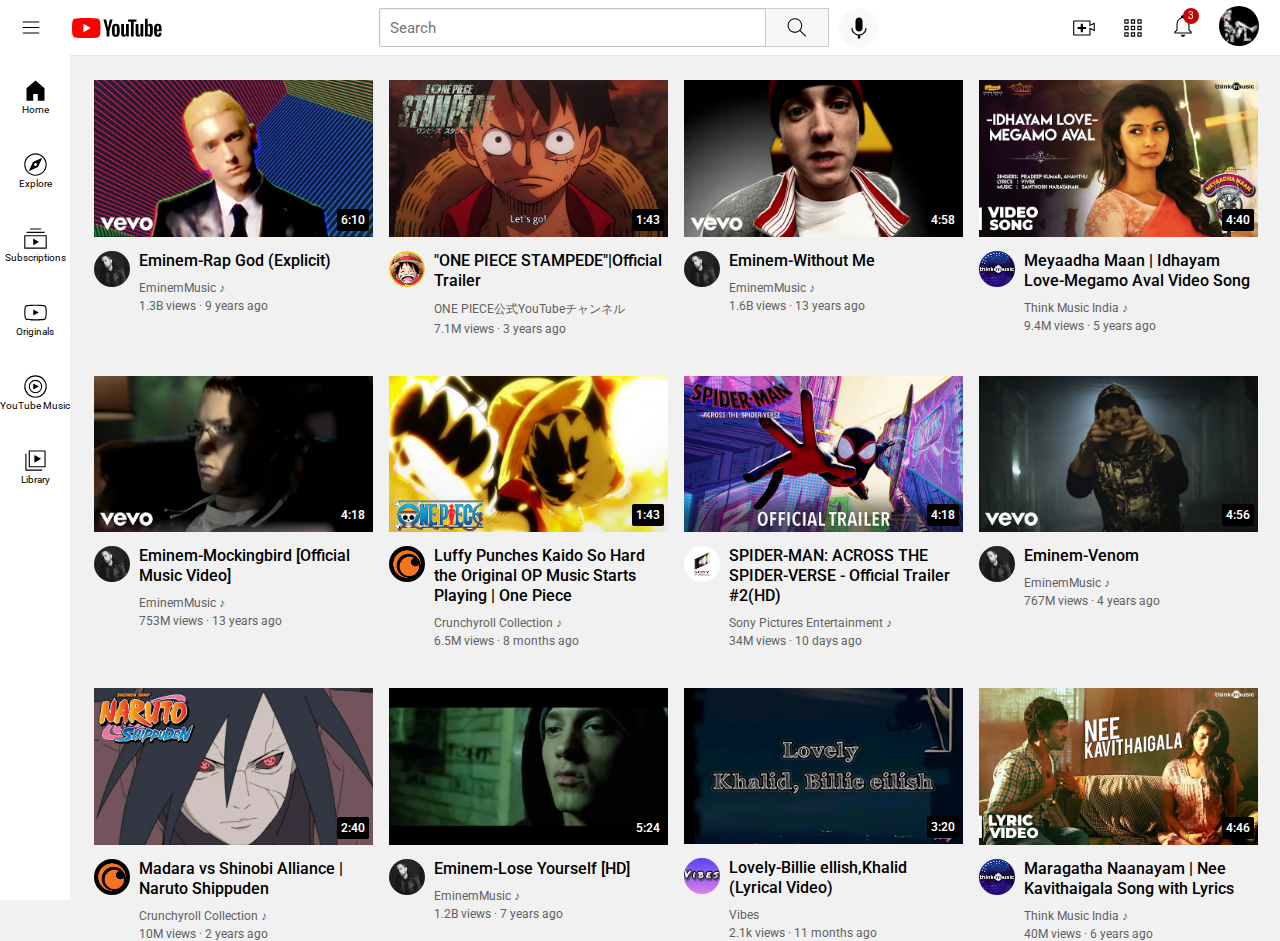
<file: index.html>
<!DOCTYPE html>
<html>
  <head>
    <title>
      Youtube
    </title>
    <link rel="preconnect" href="https://fonts.googleapis.com">
    <link rel="preconnect" href="https://fonts.gstatic.com" crossorigin>
    <link href="https://fonts.googleapis.com/css2?family=Roboto:wght@400;500;700&display=swap" rel="stylesheet">
    
    <link rel="stylesheet" href="Styles/general.css">
    <link rel="stylesheet" href="Styles/Preview.css">
    <link rel="stylesheet" href="Styles/header.css">
    <link rel="stylesheet" href="Styles/sidebar.css">
  </head>
  <body>
    <header class="header">
      <div class="left-section">
        <img class="menu-logo" src="icons/hamburger-menu.svg">
        <img class="youtube-icon" src="icons/youtube-logo.svg">
      </div>
      <div class="center-section">
        <input class="search-box" type="text" placeholder="Search">
        <button class="search-icon-button">
          <img class="search-icon" src="icons/search.svg">
          <div class="tooltip">Search</div>
        </button>
        <button class="voice-search-button">
          <img class="voice-search-icon" src="icons/voice-search-icon.svg">
          <div class="tooltip">Voice search</div>
        </button>
      </div>
      <div class="right-section">
        <button class="upload-button">
          <img src="icons/upload.svg">
          <div class="tooltip">Create</div>
        </button>
        <button class="apps-button">
          <img src="icons/youtube-apps.svg">
          <div class="tooltip">Upload</div>
        </button>
        <button class="notification-button">
          <div class="notifications">
            <img class="notification-img" src="icons/notifications.svg">
            <div class="notifications-count">3</div>
            <div class="tooltip">Notifications</div>
          </div>
        </button>
        <button class="video-image">
          <img class="vd-image" src="video_images/logo.jpg">
        </button>
      </div>
    </header>
    <nav class="sidebar">
      <div class="sidebar-link">
        <img src="icons/home.svg">
        <div>Home</div>
      </div>
      <div class="sidebar-link">
        <img src="icons/explore.svg">
        <div>Explore</div>
      </div>
      <div class="sidebar-link">
        <img src="icons/subscriptions.svg">
        <div>Subscriptions</div>
      </div>
      <div class="sidebar-link">
        <img src="icons/originals.svg">
        <div>Originals</div>
      </div>
      <div class="sidebar-link">
        <img src="icons/youtube-music.svg">
        <div>YouTube Music</div>
      </div>
      <div class="sidebar-link">
        <img src="icons/library.svg">
        <div>Library</div>
      </div>
    </nav>
    <main>
      <section class="video-grid">
        <div class="video-preview">
          <a href="https://youtu.be/XbGs_qK2PQA" target="_blank">
            <div class="thumbnail-row">
              <img class="thumbnail" src="thumbnails/video-1.webp">
              <div class="video-time">6:10</div>
            </div>
          </a>
          <div class="video-info-grid">
            <div class="channel-logo">
              <img class="logo-image" src="video_images/youtube-logo.jpg">
            </div>
            <div class="video-info">
              <p class="video-title">
                Eminem-Rap God (Explicit)
              </p>
              <p class="channel-name">
                EminemMusic &#9834;
              </p>
              <p class="views">
                1.3B views &#183; 9 years ago
              </p>
            </div>
          </div>
        </div>
        <div class="video-preview">
          <a href="https://youtu.be/S8_YwFLCh4U" target="_blank">
            <div class="thumbnail-row">
              <img class="thumbnail" src="thumbnails/video-8.webp">
              <div class="video-time">1:43</div>
            </div>
          </a>
          <div class="video-info-grid">
            <div class="channel-logo">
              <img class="logo-image" src="video_images/channels4_profile.jpg">
            </div>
            <div class="video-info">
              <p class="video-title">
                "ONE PIECE STAMPEDE"|Official Trailer
              </p>
              <p class="channel-name">
                ONE PIECE公式YouTubeチャンネル
              </p>
              <p class="views">
                7.1M views &#183; 3 years ago
              </p>
            </div>
          </div>
        </div>
        <div class="video-preview">
          <a href="https://youtu.be/YVkUvmDQ3HY" target="_blank">
            <div class="thumbnail-row">
              <img class="thumbnail" src="thumbnails/video-2.webp">
              <div class="video-time">4:58</div>
            </div>
          </a>
          <div class="video-info-grid">
            <div class="channel-logo">
              <img class="logo-image" src="video_images/youtube-logo.jpg">
            </div>
            <div class="video-info">
              <p class="video-title">
                Eminem-Without Me
              </p>
              <p class="channel-name">
                EminemMusic &#9834;
              </p>
              <p class="views">
                1.6B views &#183; 13 years ago
              </p>
            </div>
          </div>
        </div>
        <div class="video-preview">
          <a href="https://youtu.be/mVubYBRajfw" target="_blank">
            <div class="thumbnail-row">
              <img class="thumbnail" src="thumbnails/video-11.webp">
              <div class="video-time">4:40</div>
            </div>
          </a>
          <div class="video-info-grid">
            <div class="channel-logo">
              <img class="logo-image" src="video_images/think.jpg">
            </div>
            <div class="video-info">
              <p class="video-title">
                Meyaadha Maan | Idhayam Love-Megamo Aval Video Song 
              </p>
              <p class="channel-name">
                Think Music India &#9834;
              </p>
              <p class="views">
                9.4M views &#183; 5 years ago
              </p>
            </div>
          </div>
        </div>
        <div class="video-preview">
          <a href="https://youtu.be/S9bCLPwzSC0" target="_blank">
            <div class="thumbnail-row">
              <img class="thumbnail" src="thumbnails/video-3.webp">
              <div class="video-time">4:18</div>
            </div>
          </a>
          <div class="video-info-grid">
            <div class="channel-logo">
              <img class="logo-image" src="video_images/youtube-logo.jpg">
            </div>
            <div class="video-info">
              <p class="video-title">
                Eminem-Mockingbird [Official Music Video]
              </p>
              <p class="channel-name">
                EminemMusic &#9834;
              </p>
              <p class="views">
                753M views &#183; 13 years ago
              </p>
            </div>
          </div>
        </div>
        <div class="video-preview">
          <a href="https://youtu.be/XLls1jWT2AQ" target="_blank">
            <div class="thumbnail-row">
              <img class="thumbnail" src="thumbnails/video-7.webp">
              <div class="video-time">1:43</div>
            </div>
          </a>
          <div class="video-info-grid">
            <div class="channel-logo">
              <img class="logo-image" src="video_images/crunchy.jpg">
            </div>
            <div class="video-info">
              <p class="video-title">
                Luffy Punches Kaido So Hard the Original OP Music Starts Playing | One Piece
              </p>
              <p class="channel-name">
                Crunchyroll Collection &#9834;
              </p>
              <p class="views">
                6.5M views &#183; 8 months ago
              </p>
            </div>
          </div>
        </div>
        <div class="video-preview">
          <a href="https://youtu.be/shW9i6k8cB0" target="_blank">
            <div class="thumbnail-row">
              <img class="thumbnail" src="thumbnails/video-12.webp">
              <div class="video-time">4:18</div>
            </div>
          </a>
          <div class="video-info-grid">
            <div class="channel-logo">
              <img class="logo-image" src="video_images/sony.jpg">
            </div>
            <div class="video-info">
              <p class="video-title">
                SPIDER-MAN: ACROSS THE SPIDER-VERSE - Official Trailer #2(HD)
              </p>
              <p class="channel-name">
                Sony Pictures Entertainment &#9834;
              </p>
              <p class="views">
                34M views &#183; 10 days ago
              </p>
            </div>
          </div>
        </div>
        <div class="video-preview">
          <a href="https://youtu.be/8CdcCD5V-d8" target="_blank">
            <div class="thumbnail-row">
              <img class="thumbnail" src="thumbnails/video-4.webp">
              <div class="video-time">4:56</div>
            </div>
          </a>
          <div class="video-info-grid">
            <div class="channel-logo">
              <img class="logo-image" src="video_images/youtube-logo.jpg">
            </div>
            <div class="video-info">
              <p class="video-title">
                Eminem-Venom
              </p>
              <p class="channel-name">
                EminemMusic &#9834;
              </p>
              <p class="views">
                767M views &#183; 4 years ago
              </p>
            </div>
          </div>
        </div>
        <div class="video-preview">
          <a href="https://youtu.be/zp6xM6Aezmg" target="_blank">
            <div class="thumbnail-row">
              <img class="thumbnail" src="thumbnails/video-9.webp">
              <div class="video-time">2:40</div>
            </div>
          </a>
          <div class="video-info-grid">
            <div class="channel-logo">
              <img class="logo-image" src="video_images/crunchy.jpg">
            </div>
            <div class="video-info">
              <p class="video-title">
                Madara vs Shinobi Alliance | Naruto Shippuden
              </p>
              <p class="channel-name">
                Crunchyroll Collection &#9834;
              </p>
              <p class="views">
                10M views &#183; 2 years ago
              </p>
            </div>
          </div>
        </div>
        <div class="video-preview">
          <a href="https://youtu.be/_Yhyp-_hX2s" target="_blank">
            <div class="thumbnail-row">
              <img class="thumbnail" src="thumbnails/video-5.webp">
              <div class="video-time">5:24</div>
            </div>
          </a>
          <div class="video-info-grid">
            <div class="channel-logo">
              <img class="logo-image" src="video_images/youtube-logo.jpg">
            </div>
            <div class="video-info">
              <p class="video-title">
                Eminem-Lose Yourself [HD]
              </p>
              <p class="channel-name">
                EminemMusic &#9834;
              </p>
              <p class="views">
                1.2B views &#183; 7 years ago
              </p>
            </div>
          </div>
        </div>
        <div class="video-preview">
          <a href="https://youtu.be/71QgDjCKn68" target="_blank">
            <div class="thumbnail-row">
              <img class="thumbnail" src="thumbnails/video-6.webp">
              <div class="video-time">3:20</div>
            </div>
          </a>
          <div class="video-info-grid">
            <div class="channel-logo">
              <img class="logo-image" src="video_images/channel_profile2.jpg">
            </div>
            <div class="video-info">
              <p class="video-title">
                Lovely-Billie ellish,Khalid (Lyrical Video)
              </p>
              <p class="channel-name">
                Vibes
              </p>
              <p class="views">
                2.1k views &#183; 11 months ago
              </p>
            </div>
          </div>
        </div>
        <div class="video-preview">
          <a href="https://youtu.be/pVkDZueTBpY" target="_blank">
            <div class="thumbnail-row">
              <img class="thumbnail" src="thumbnails/video-10.webp">
              <div class="video-time">4:46</div>
            </div>
          </a>
          <div class="video-info-grid">
            <div class="channel-logo">
              <img class="logo-image" src="video_images/think.jpg">
            </div>
            <div class="video-info">
              <p class="video-title">
                Maragatha Naanayam | Nee Kavithaigala Song with Lyrics 
              </p>
              <p class="channel-name">
                Think Music India &#9834;
              </p>
              <p class="views">
                40M views &#183; 6 years ago
              </p>
            </div>
          </div>
        </div>
      </section>
    </main>
  </body>
</html>
</file>
<file: Styles/general.css>
p {
  margin-top: 0;
  margin-bottom: 0;
}

body {
  font-family: 'Roboto',sans-serif;
  margin: 0;
  padding-top: 80px;
  padding-left: 94px;
  padding-right: 22px;
  background-color: rgb(241, 241, 241);
}
</file>
<file: Styles/Preview.css>
.thumbnail {
  width: 100%;
}

.video-title {
  margin-top: 0;
  font-size: 16px;
  font-weight: 500;
  line-height: 20px;
  margin-bottom: 10px;
}

.video-info-grid {
  display: grid;
  grid-template-columns: 45px 1fr;
}

.logo-image {
  width: 36px;
  border-radius: 50%;
}

.thumbnail-row {
  margin-bottom: 10px;
  position: relative;
}

.video-time {
  position: absolute;
  font-weight: 600;
  font-size: 12px;
  background-color: black;
  color: white;
  padding: 4px;
  border-radius: 2px;
  bottom: 10px;
  right: 4px;
}

.channel-name,
.views {
  font-size: 12px;
  color: rgb(96, 96, 96);
}
.channel-name{
  margin-bottom: 4px;
}

.video-grid {
  display: grid;
  grid-template-columns: 1fr 1fr 1fr;
  column-gap: 16px;
  row-gap: 40px;
}

@media (max-width: 750px) {
  .video-grid {
    grid-template-columns: 1fr 1fr;
  }
}

@media (min-width: 751px) and (max-width: 999px){
  .video-grid {
    grid-template-columns: 1fr 1fr 1fr;
  }
}

@media (min-width: 1000px) {
  .video-grid {
    grid-template-columns: 1fr 1fr 1fr 1fr;
  }
}
</file>
<file: Styles/header.css>
.header {
  display: flex;
  flex-direction: row;
  height: 55px;
  justify-content: space-between;
  margin-bottom: 24px;
  z-index: 100;
  
  position: fixed;
  right: 0;
  left: 0;
  top: 0;
  background-color: white;

  border-bottom-width: 1px;
  border-bottom-style: solid;
  border-bottom-color: rgb(230, 230, 230);
}

/*Left Side Of The Header*/

.left-section {
  display: flex;
  align-items: center;
}

.menu-logo {
  height: 22px;
  margin-left: 20px;
  margin-right: 30px;
}

.youtube-icon {
  height: 20px
}

/*Center Of The Header*/

.center-section {
  display: flex;
  flex: 1;
  align-items: center;
  max-width: 500px;
  margin-left: 60px;
  margin-right: 30px;
}

.search-box {
  display: flex;
  flex: 1;
  width: 0;
  font-size: 16px;
  font-family: 'Roboto',sans-serif;
  height: 35px;
  border-radius: 2px;
  border: 1px solid rgb(192, 192, 192);
  padding-left: 10px;
  box-shadow: inset 1px 2px 3px rgba(0, 0, 0, 0.05);
}

.search-box::placeholder {
  font-size: 15px;
}

.search-icon-button {
  border: 1px;
  height: 39px;
  border: 1px solid rgb(204, 204, 204);
  background-color: rgb(247, 247, 247);
  margin-left: -1px;
}

.search-icon {
  height: 25px;
  width: 50px;
}

.voice-search-button {
  height: 40px;
  width: 40px;
  border: none;
  border-radius: 20px;
  margin-left: 10px;
  background-color: rgb(249, 249, 249);
}

/*Right Side Of The Header*/

.right-section {
  width: 200px;
  display: flex;
  justify-content: space-between;
  align-items: center;
  flex-shrink: 0;
  margin-right: 15px;
}

.upload-button {
  height: 38px;
  width: 38px;
  background-color: white;
  border: none;
}

.apps-button {
  height: 38px;
  width: 38px;
  background-color: white;
  border: none;
}

.notification-button {
  height: 38px;
  width: 38px;
  background-color: white;
  border: none;
}

.notifications-count {
  position: absolute;
  font-weight: 500;
  font-size: 10px;
  background-color: rgb(200, 0, 0);
  color: white;
  top: -2px;
  right: -3px;
  padding: 2px 5px 3px 5px;
  border-radius: 20px;
}

.notification-img {
  margin-top: 3px;
  margin-bottom: 8px;
}

.video-image {
  border: none;
  background-color: white;
  border-radius: 20px;
}

.vd-image {
  height: 40px;
  width: 40px;
  border-radius: 20px;
}

/*TOOLTIPS*/

.search-icon-button,
.voice-search-button,
.upload-button,
.apps-button,
.notifications {
  display: flex;
  position: relative;
  justify-content: center;
  align-items: center;
}

.search-icon-button .tooltip,
.voice-search-button .tooltip,
.upload-button .tooltip,
.apps-button .tooltip,
.notifications .tooltip {
  position: absolute;
  background-color: gray;
  color: white;
  padding: 6px;
  border-radius: 2px;
  font-size: 12px;
  bottom: -35px;
  opacity: 0;
  transition: opacity 0.25s;
  pointer-events: none;
  white-space: nowrap;
}

.search-icon-button:hover .tooltip,
.voice-search-button:hover .tooltip,
.upload-button:hover .tooltip,
.apps-button:hover .tooltip,
.notifications:hover .tooltip {
  opacity: 1;
}
</file>
<file: Styles/sidebar.css>
.sidebar {
    position: fixed;
    left: 0;
    bottom: 0;
    top: 55px;
    width: 70px;
    z-index: 200;
    background-color: white;
    padding-top: 4px;
}

.sidebar-link {
    display: flex;
    flex-direction: column;
    justify-content: center;
    align-items: center;
    height: 74px;
    cursor: pointer;
}

.sidebar-link img {
    height: 27px;
}

.sidebar-link div {
    font-size: 10px;
}

.sidebar-link:hover {
    background-color: rgb(235, 235, 235);
}
</file>
